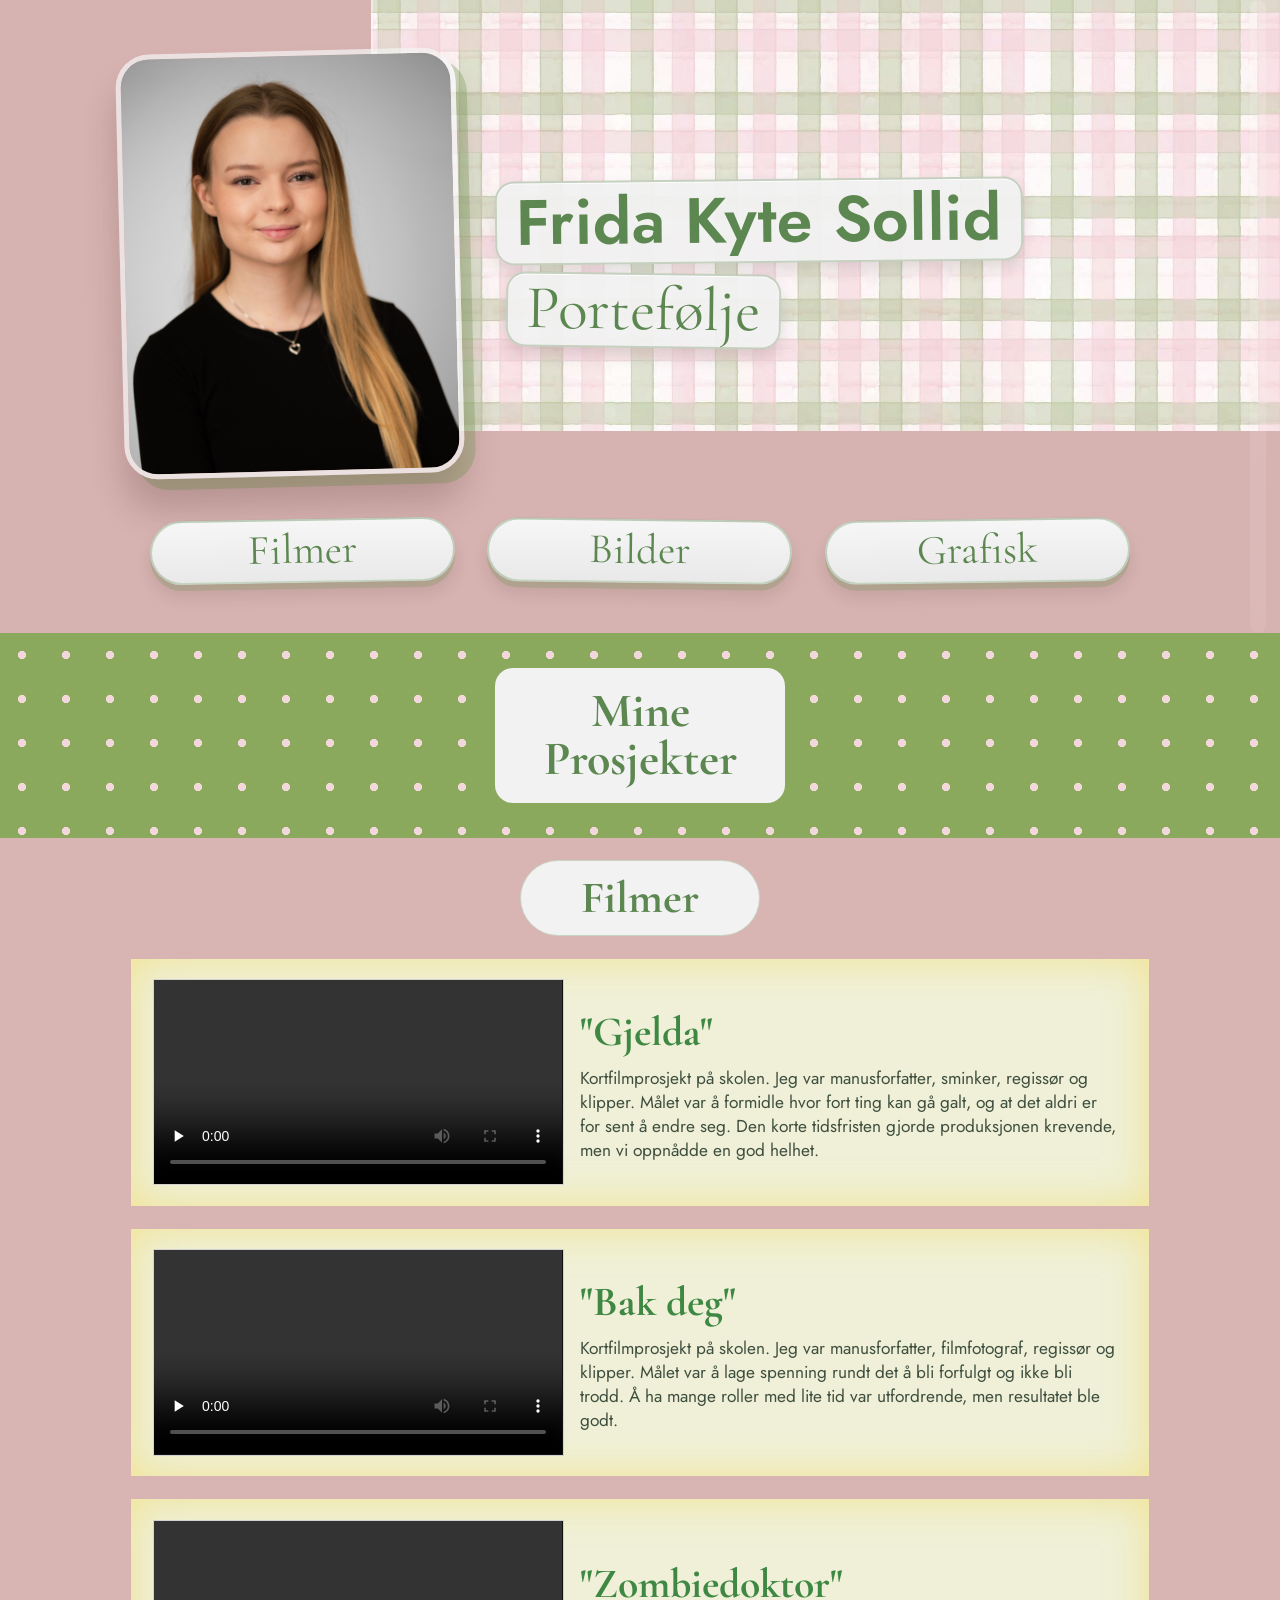
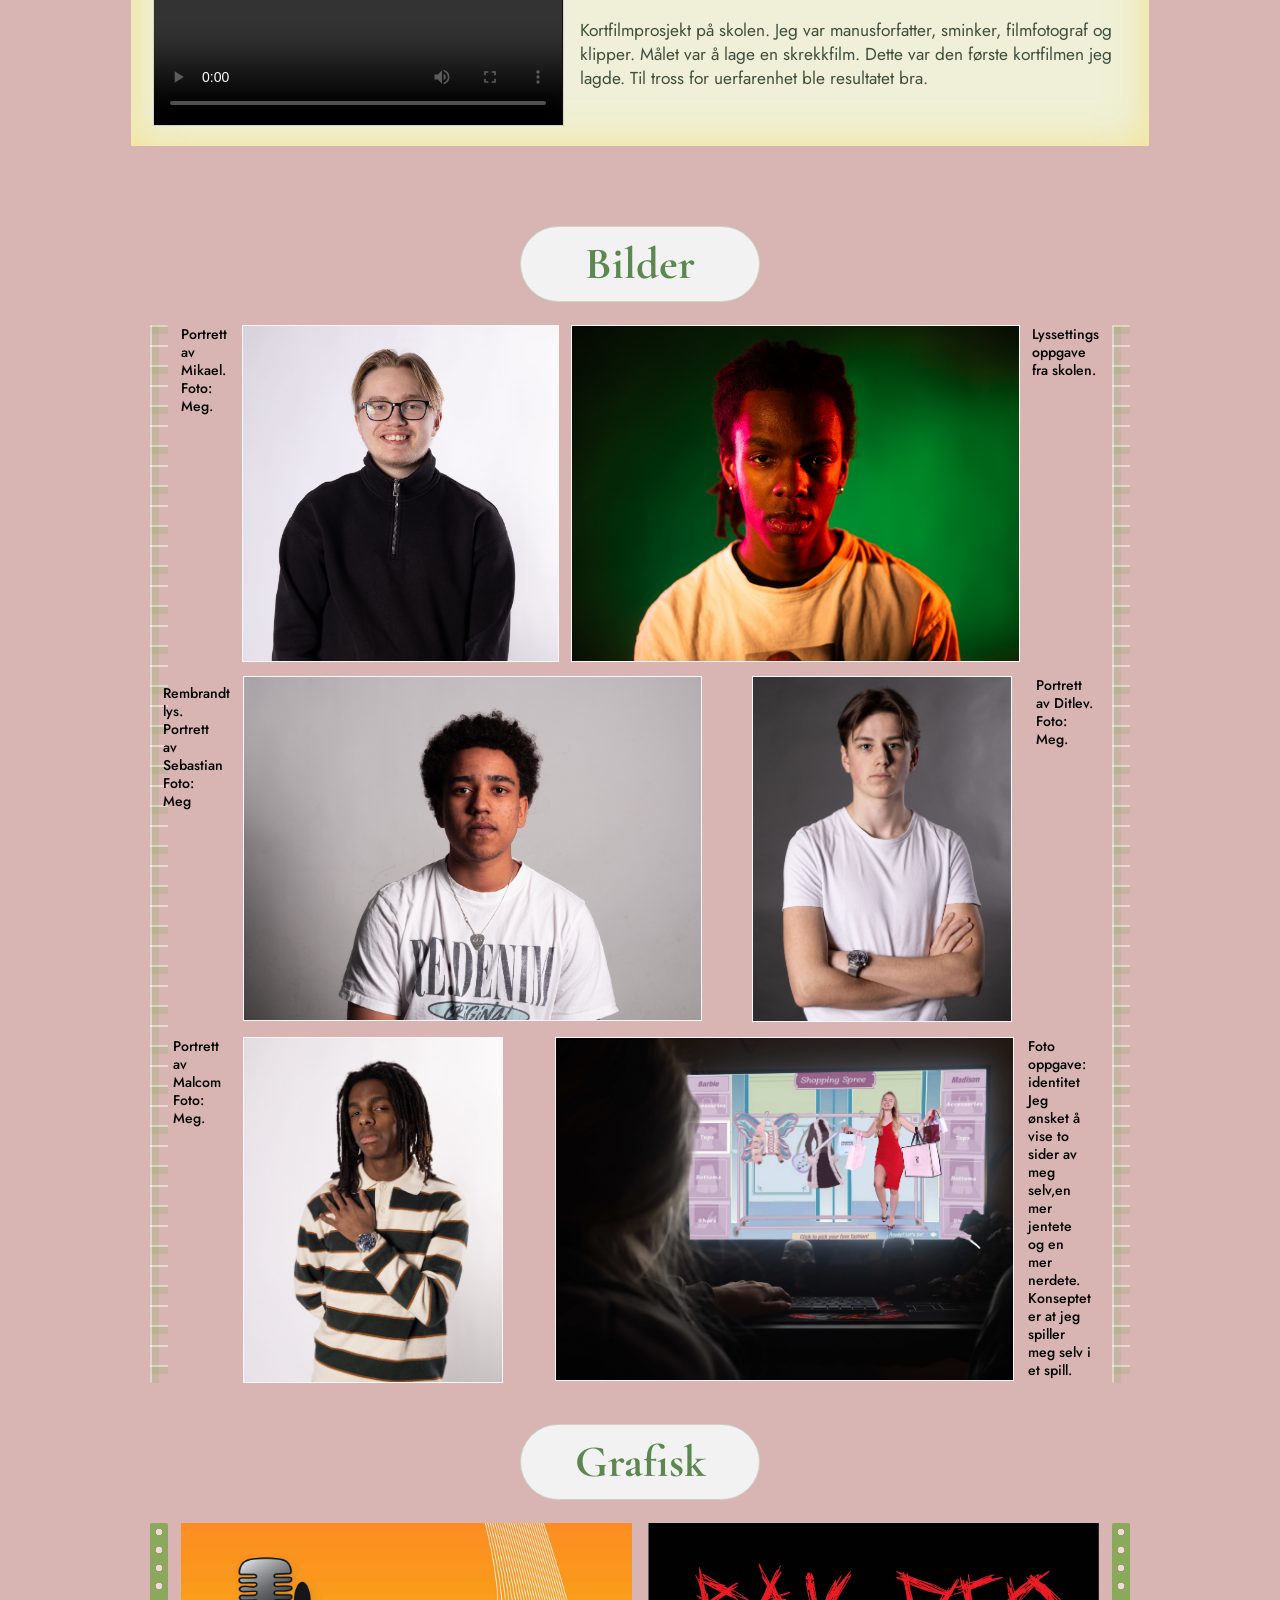
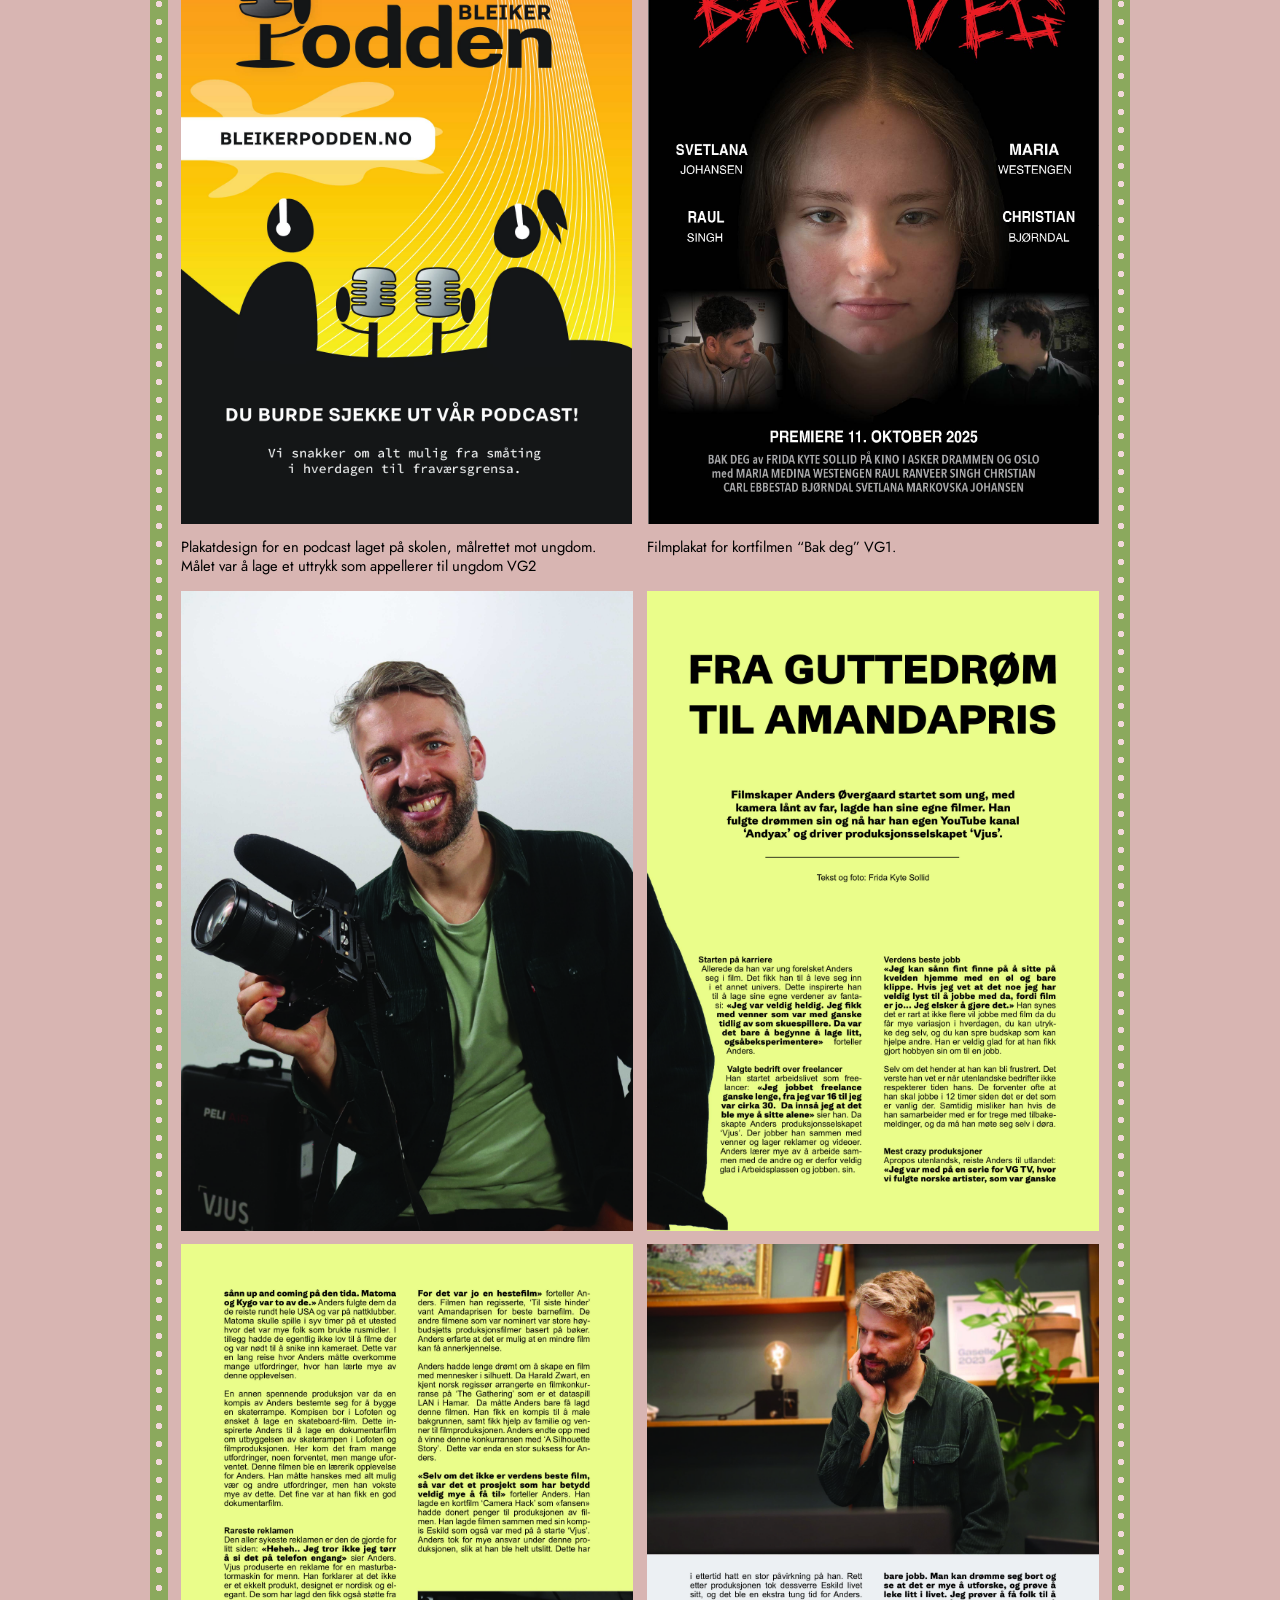
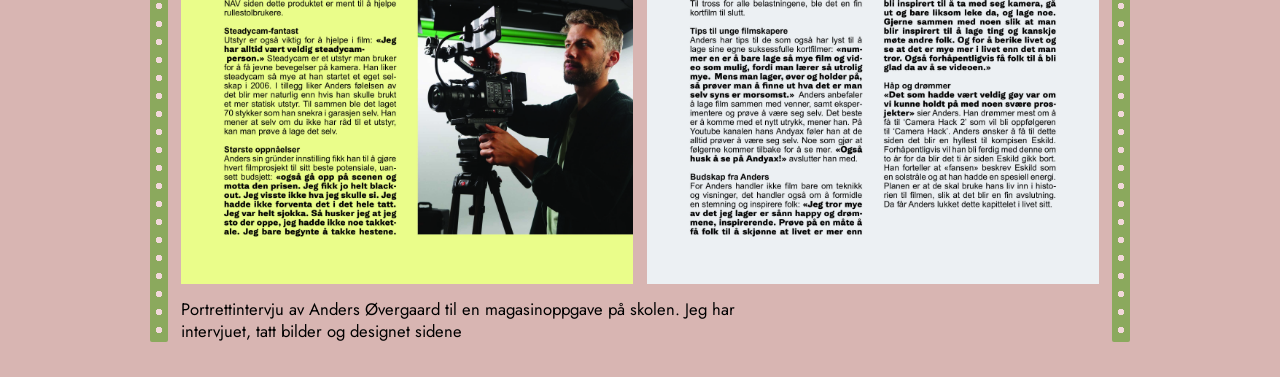
<file: index.html>
﻿<!DOCTYPE html>
<html lang="no">
<head>
    <meta charset="UTF-8">
    <meta name="viewport" content="width=device-width, initial-scale=1.0">
    <title>Frida Kyte Sollid | Portefølje</title>
    <link rel="preconnect" href="https://fonts.googleapis.com">
    <link rel="preconnect" href="https://fonts.gstatic.com" crossorigin>
    <link href="https://fonts.googleapis.com/css2?family=Cormorant+Garamond:wght@500;600;700&family=Jost:wght@400;500;600&display=swap" rel="stylesheet">
    <link rel="stylesheet" href="./style/style.css?v=2026-02-28-15">
</head>
<body>
    <header class="hero" id="top">
        <div class="hero-inner">
            <img src="bilder/FridaCVBILDE_3.jpg" alt="Portrett av Frida" class="hero-photo">
            <div class="hero-title-wrap">
                <h1>Frida Kyte Sollid</h1>
                <p>Portefølje</p>
            </div>
        </div>

        <nav class="pill-nav" aria-label="Navigasjon">
            <a href="#filmer">Filmer</a>
            <a href="#bilder">Bilder</a>
            <a href="#grafisk">Grafisk</a>
        </nav>
    </header>

    <section class="projects-banner">
        <h2>Mine Prosjekter</h2>
    </section>

    <main>
        <section id="filmer" class="section films">
            <h2 class="section-pill">Filmer</h2>

            <article class="film-card">
                <div class="media media-video">
                    <video controls preload="none" aria-label="Film Gjelda">
                        <source src="https://media.githubusercontent.com/media/RaulSingh1/Fridaportfolje/main/filmer/gjelda.mp4" type="video/mp4">
                        Nettleseren støtter ikke videoavspilling.
                    </video>
                </div>
                <div class="film-text">
                    <h3>"Gjelda"</h3>
                    <p>
                        Kortfilmprosjekt på skolen.
                        Jeg var manusforfatter, sminker, regissør og klipper.
                        Målet var å formidle hvor fort ting kan gå galt, og at det aldri er for sent å endre seg.
                        Den korte tidsfristen gjorde produksjonen krevende, men vi oppnådde en god helhet.
                    </p>
                </div>
            </article>

            <article class="film-card">
                <div class="media media-video">
                    <video controls preload="none" aria-label="Film Bak deg">
                        <source src="https://media.githubusercontent.com/media/RaulSingh1/Fridaportfolje/main/filmer/BakDeg.mp4" type="video/mp4">
                        Nettleseren støtter ikke videoavspilling.
                    </video>
                </div>
                <div class="film-text">
                    <h3>"Bak deg"</h3>
                    <p>
                        Kortfilmprosjekt på skolen.
                        Jeg var manusforfatter, filmfotograf, regissør og klipper.
                        Målet var å lage spenning rundt det å bli forfulgt og ikke bli trodd.
                        Å ha mange roller med lite tid var utfordrende, men resultatet ble godt.
                    </p>
                </div>
            </article>

            <article class="film-card">
                <div class="media media-video">
                    <video controls preload="metadata" aria-label="Film Zombiedoktor">
                        <source src="https://media.githubusercontent.com/media/RaulSingh1/Fridaportfolje/main/filmer/Zombiedoktor.mp4" type="video/mp4">
                        Nettleseren støtter ikke videoavspilling.
                    </video>
                </div>
                <div class="film-text">
                    <h3>"Zombiedoktor"</h3>
                    <p>
                        Kortfilmprosjekt på skolen.
                        Jeg var manusforfatter, sminker, filmfotograf og klipper.
                        Målet var å lage en skrekkfilm.
                        Dette var den første kortfilmen jeg lagde.
                        Til tross for uerfarenhet ble resultatet bra.
                    </p>
                </div>
            </article>
        </section>

        <section id="bilder" class="section photos">
            <h2 class="section-pill">Bilder</h2>
            <div class="photo-layout">
                <div class="edge-strip" aria-hidden="true"></div>

                <div class="photo-collage">
                    <div class="photo-row row-1">
                        <p class="photo-note">Portrett av Mikael.<br>Foto: Meg.</p>
                        <figure class="photo-frame portrait">
                            <img src="bilder/MkaelPortrett1_1.jpg" alt="Portrett av Mikael">
                        </figure>
                        <figure class="photo-frame landscape">
                            <img src="bilder/Malcomsistebilde.jpg" alt="Lyssatt portrett av Malcom">
                        </figure>
                        <p class="photo-note">Lyssettings
                            oppgave 
                            fra 
                            skolen.</p>
                    </div>

                    <div class="photo-row row-2">
                        <p class="photo-note photo-note-malcom">Rembrandt lys. Portrett av Sebastian Foto: Meg</p>
                        <figure class="photo-frame landscape">
                            <img src="bilder/Rembrandt2.jpg" alt="Rembrandt-lys portrett av Sebastian">
                        </figure>
                        <div class="row-space" aria-hidden="true"></div>
                        <figure class="photo-frame portrait">
                            <img src="bilder/DitlevPortrett1.jpg" alt="Portrett av Ditlev">
                        </figure>
                        <p class="photo-note">Portrett av Ditlev.<br>Foto: Meg.</p>
                    </div>

                    <div class="photo-row row-3">
                        <p class="photo-note photo-note-row3-left">Portrett av Malcom<br>Foto: Meg.</p>
                        <figure class="photo-frame portrait">
                            <img src="bilder/MalcomPortrett1.jpg" alt="Portrett av Malcom i stripet genser">
                        </figure>
                        <figure class="photo-frame landscape">
                            <img src="bilder/identitet-Gjenopprettet.jpg" alt="Foto av skjerm med grafisk prosjekt">
                        </figure>
                        <p class="photo-note">Foto oppgave: identitet Jeg ønsket å vise to sider av meg selv,en mer jentete og en mer nerdete. Konseptet er at jeg spiller meg selv i et spill.</p>
                    </div>
                </div>

                <div class="edge-strip" aria-hidden="true"></div>
            </div>
        </section>

        <section id="grafisk" class="section graphics">
            <h2 class="section-pill">Grafisk</h2>

            <div class="graphics-layout">
                <div class="graphic-strip" aria-hidden="true"></div>

                <div class="graphics-content">
                    <div class="graphic-posters">
                        <figure class="graphic-card">
                            <img src="bilder/GrafiskBleikerpodden.jpg" alt="Plakatdesign for Bleikerpodden">
                        </figure>
                        <figure class="graphic-card">
                            <img src="bilder/bakdegfilmplakat 2.jpg" class="bakdeg-poster" alt="Filmplakat for Bak deg">
                        </figure>
                    </div>
                    <div class="graphic-captions">
                        <p>Plakatdesign for en podcast laget på skolen, målrettet mot ungdom.
                         Målet var å lage et uttrykk som appellerer til ungdom VG2</p>
                        <p>Filmplakat for kortfilmen “Bak deg” VG1.</p>
                    </div>

                    <div class="graphic-spread" aria-label="Magasinoppslag">
                        <figure class="graphic-card">
                            <img src="bilder/b7278333-b36d-4a58-82a5-6533978aea83-1.jpg" alt="Portrett med kamera fra intervjuoppslag">
                        </figure>
                        <figure class="graphic-card">
                            <img src="bilder/b7278333-b36d-4a58-82a5-6533978aea83-2.jpg" alt="Forside av intervjuoppslag">
                        </figure>
                        <figure class="graphic-card">
                            <img src="bilder/b7278333-b36d-4a58-82a5-6533978aea83-3.jpg" alt="Intervjutekst med bilde">
                        </figure>
                        <figure class="graphic-card">
                            <img src="bilder/b7278333-b36d-4a58-82a5-6533978aea83-4.jpg" alt="Avslutning av intervjuoppslag">
                        </figure>
                    </div>
                    <p class="spread-caption">
                        Portrettintervju av Anders Øvergaard til en magasinoppgave på skolen.
                        Jeg har intervjuet, tatt bilder og designet sidene
                    </p>
                </div>

                <div class="graphic-strip" aria-hidden="true"></div>
            </div>
        </section>
    </main>
</body>
</html>
</file>
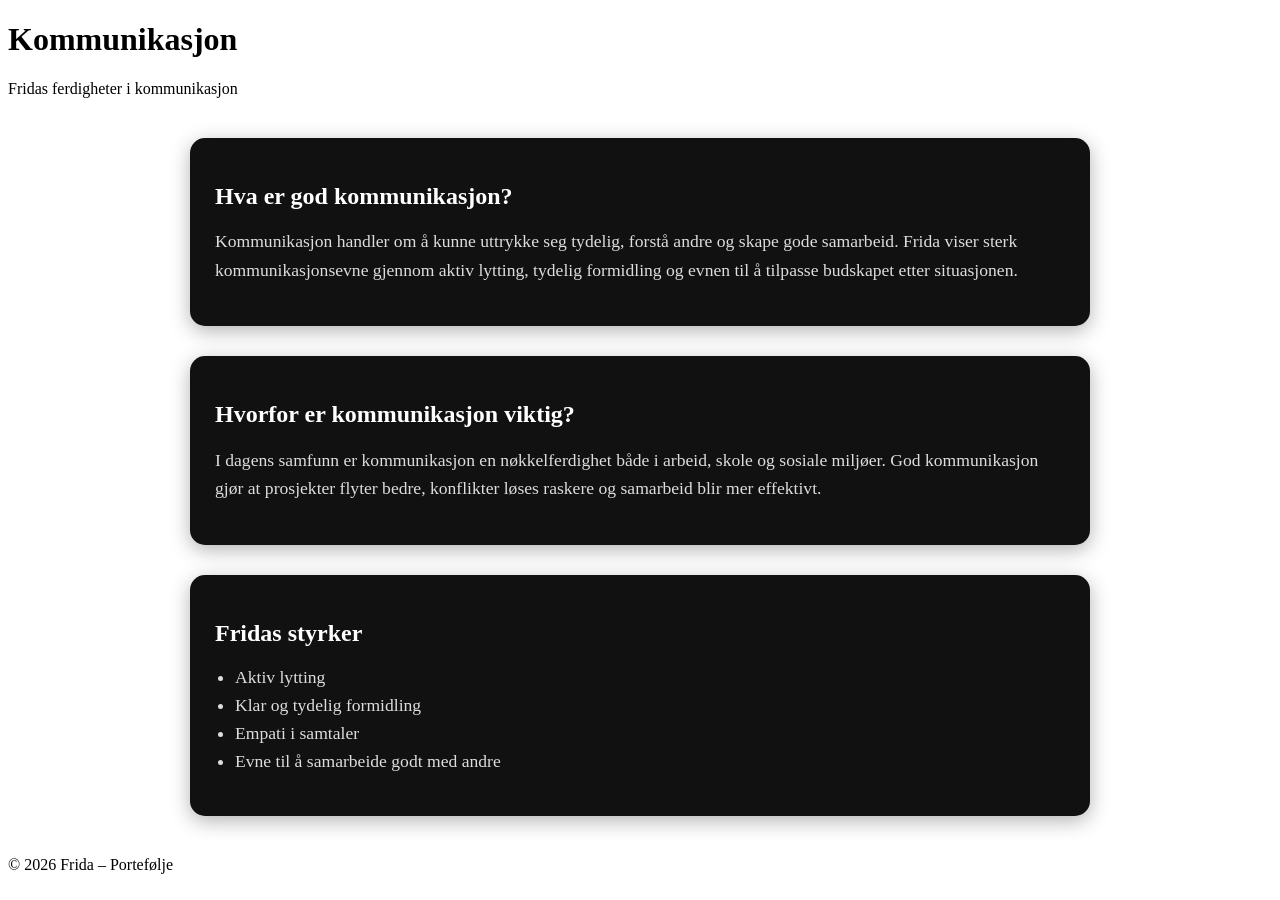
<file: kommunikasjon.html>
<!DOCTYPE html>
<html lang="no">
<head>
    <meta charset="UTF-8">
    <meta name="viewport" content="width=device-width, initial-scale=1.0">
    <title>Frida – Kommunikasjon</title>
    <link rel="stylesheet" href="./css/style.css">
</head>
<body>

    <header>
        <h1>Kommunikasjon</h1>
        <p>Fridas ferdigheter i kommunikasjon</p>
    </header>

    <section class="content">
        <div class="text-box">
            <h2>Hva er god kommunikasjon?</h2>
            <p>
                Kommunikasjon handler om å kunne uttrykke seg tydelig, forstå andre og skape gode samarbeid.
                Frida viser sterk kommunikasjonsevne gjennom aktiv lytting, tydelig formidling og evnen til
                å tilpasse budskapet etter situasjonen.
            </p>
        </div>

        <div class="text-box">
            <h2>Hvorfor er kommunikasjon viktig?</h2>
            <p>
                I dagens samfunn er kommunikasjon en nøkkelferdighet både i arbeid, skole og sosiale miljøer.
                God kommunikasjon gjør at prosjekter flyter bedre, konflikter løses raskere og samarbeid blir
                mer effektivt.
            </p>
        </div>

        <div class="text-box">
            <h2>Fridas styrker</h2>
            <ul>
                <li>Aktiv lytting</li>
                <li>Klar og tydelig formidling</li>
                <li>Empati i samtaler</li>
                <li>Evne til å samarbeide godt med andre</li>
            </ul>
        </div>
    </section>

    <footer>
        <p>© 2026 Frida – Portefølje</p>
    </footer>

</body>
</html>
</file>
<file: style/style.css>
﻿:root {
    --pink: #d8b5b2;
    --green: #8ba95d;
    --text-green: #5d8751;
    --cream: #eff0d7;
    --soft-white: #f2f2f2;
}

* {
    margin: 0;
    padding: 0;
    box-sizing: border-box;
}

html {
    scroll-behavior: smooth;
    -webkit-text-size-adjust: 100%;
    text-size-adjust: 100%;
}

body {
    font-family: "Jost", sans-serif;
    background: var(--pink);
    color: #496b43;
    line-height: 1.4;
    overflow-x: hidden;
}

img,
video {
    max-width: 100%;
    height: auto;
}

.hero {
    position: relative;
    isolation: isolate;
    overflow: hidden;
    padding: clamp(2rem, 5vw, 3.2rem) 1rem clamp(2.2rem, 5vw, 3.1rem);
    background: #d6b2b0;
}

.hero::before {
    content: "";
    position: absolute;
    inset: 0 0 32% 29%;
    background: url("../bilder/greenndpink2.jpg") center / 420px auto repeat;
    box-shadow: inset 2px 0 0 rgba(255, 255, 255, 0.36);
    z-index: -1;
}

.hero::after {
    content: "";
    position: absolute;
    top: 0;
    right: 14px;
    bottom: 0;
    width: 16px;
    border-radius: 10px;
    background: linear-gradient(
        180deg,
        rgba(255, 255, 255, 0.45),
        rgba(255, 255, 255, 0.18)
    );
    opacity: 0.45;
    z-index: -1;
}

.hero-inner {
    max-width: 1040px;
    margin: 0 auto;
    display: grid;
    grid-template-columns: minmax(160px, 340px) minmax(190px, 1fr);
    gap: clamp(1rem, 3vw, 2.2rem);
    align-items: center;
}

.hero-photo {
    width: min(100%, 340px);
    aspect-ratio: 4 / 5;
    border-radius: 2.1rem;
    justify-self: center;
    object-fit: cover;
    object-position: center 14%;
    border: 5px solid rgba(244, 244, 244, 0.72);
    box-shadow:
        0 30px 34px rgba(70, 39, 38, 0.22),
        11px 11px 0 rgba(127, 161, 96, 0.38);
    transform: rotate(-1.4deg);
}

.hero-title-wrap {
    display: flex;
    flex-direction: column;
    align-items: flex-start;
    gap: 0.62rem;
    max-width: 560px;
}

.hero-title-wrap h1,
.hero-title-wrap p {
    display: inline-block;
    width: fit-content;
    padding: 0.42rem 1.15rem 0.56rem;
    background: rgba(242, 242, 242, 0.94);
    color: var(--text-green);
    border: 2px solid rgba(112, 145, 98, 0.34);
    border-radius: 1.2rem;
    box-shadow:
        0 8px 16px rgba(66, 50, 49, 0.14),
        inset 0 1px 0 rgba(255, 255, 255, 0.85);
}

.hero-title-wrap h1 {
    font-family: "Jost", sans-serif;
    font-size: clamp(2.2rem, 5vw, 4.6rem);
    font-weight: 600;
    line-height: 1;
    letter-spacing: 0.01em;
    transform: rotate(-0.6deg);
}

.hero-title-wrap p {
    margin-left: 0.7rem;
    font-family: "Cormorant Garamond", serif;
    font-size: clamp(2.7rem, 4.8vw, 5.2rem);
    line-height: 0.9;
    transform: rotate(0.75deg);
}

.pill-nav {
    margin: clamp(1.8rem, 4vw, 2.7rem) auto 0;
    max-width: 1030px;
    width: min(100%, 980px);
    display: grid;
    grid-template-columns: repeat(3, minmax(0, 1fr));
    gap: clamp(0.8rem, 3vw, 2rem);
}

.pill-nav a {
    position: relative;
    min-width: 0;
    text-decoration: none;
    font-family: "Cormorant Garamond", serif;
    font-size: clamp(2rem, 3.3vw, 2.7rem);
    line-height: 1;
    text-align: center;
    color: var(--text-green);
    padding: 0.5rem 1.2rem 0.62rem;
    background: linear-gradient(180deg, #f6f6f6, #e9e9e9);
    border: 2px solid rgba(95, 136, 82, 0.32);
    border-radius: 999px;
    box-shadow:
        0 6px 0 rgba(117, 153, 87, 0.27),
        0 12px 16px rgba(58, 45, 45, 0.11);
    transition: transform 140ms ease, box-shadow 140ms ease, filter 140ms ease;
}

.pill-nav a:nth-child(1) {
    transform: rotate(-1deg);
}

.pill-nav a:nth-child(2) {
    transform: rotate(0.7deg);
}

.pill-nav a:nth-child(3) {
    transform: rotate(-0.8deg);
}

.pill-nav a:hover,
.pill-nav a:focus-visible {
    transform: translateY(-4px) scale(1.02);
    box-shadow:
        0 8px 0 rgba(117, 153, 87, 0.31),
        0 17px 20px rgba(58, 45, 45, 0.15);
    filter: saturate(1.08);
}

.section-pill {
    text-decoration: none;
    font-family: "Cormorant Garamond", serif;
    text-align: center;
    color: var(--text-green);
    background: var(--soft-white);
    border: 1px solid rgba(94, 135, 81, 0.28);
    border-radius: 999px;
    padding: 0.35rem 0.8rem;
}

.projects-banner {
    background-color: var(--green);
    background-image: radial-gradient(circle, #f2d8da 13%, transparent 14%);
    background-size: 44px 44px;
    padding: 2.2rem 1rem;
    text-align: center;
}

.projects-banner h2 {
    max-width: 290px;
    margin: 0 auto;
    background: var(--soft-white);
    color: var(--text-green);
    border-radius: 18px;
    padding: 1.2rem 1rem;
    font-family: "Cormorant Garamond", serif;
    font-size: clamp(2rem, 8vw, 3rem);
    line-height: 1;
}

main {
    max-width: 1050px;
    margin: 0 auto;
}

.section {
    padding: 1.4rem 1rem 2.2rem;
}

.section-pill {
    width: min(240px, 78vw);
    margin: 0 auto 1.4rem;
    font-size: clamp(2rem, 7vw, 2.8rem);
}

.film-card {
    background: var(--cream);
    margin: 1.4rem 0;
    padding: 1.2rem;
    display: grid;
    grid-template-columns: 1fr;
    gap: 1rem;
    align-items: center;
    box-shadow: inset 0 0 40px rgba(243, 215, 83, 0.52);
}

.media {
    background: #ececec;
    color: var(--text-green);
    min-height: 160px;
    border: 1px solid #d2d2d2;
    display: grid;
    place-items: center;
    font-family: "Cormorant Garamond", serif;
    font-size: 2rem;
}

.media-video {
    padding: 0;
    min-height: 0;
    background: #111;
}

.media-video video {
    display: block;
    width: 100%;
    height: auto;
    max-height: 260px;
}

.film-text h3 {
    font-family: "Cormorant Garamond", serif;
    color: #3f8843;
    font-size: clamp(1.9rem, 6vw, 2.6rem);
    margin-bottom: 0.3rem;
}

.film-text p {
    color: #3f4f3f;
    font-size: 1.08rem;
    max-width: 54ch;
}

.photos {
    background: var(--pink);
    padding-bottom: 2.6rem;
}

.photo-layout {
    max-width: 980px;
    margin: 0 auto;
    display: grid;
    grid-template-columns: 18px minmax(0, 1fr) 18px;
    gap: 0.8rem;
    align-items: stretch;
}

.edge-strip {
    border-radius: 2px;
    background-image:
        linear-gradient(rgba(255, 255, 255, 0.45) 2px, transparent 2px),
        linear-gradient(90deg, rgba(255, 255, 255, 0.45) 2px, transparent 2px),
        linear-gradient(rgba(138, 173, 98, 0.22) 9px, transparent 9px),
        linear-gradient(90deg, rgba(138, 173, 98, 0.22) 9px, transparent 9px);
    background-size: 20px 20px, 20px 20px, 40px 40px, 40px 40px;
}

.photo-collage {
    display: flex;
    flex-direction: column;
    gap: 0.9rem;
}

.photo-row {
    display: grid;
    align-items: start;
    gap: 0.75rem;
}

.row-1 {
    grid-template-columns: 0.16fr 1.02fr 1.45fr 0.2fr;
}

.row-2 {
    grid-template-columns:
        minmax(0, 0.16fr)
        minmax(0, 1.45fr)
        minmax(0, 0.12fr)
        minmax(0, 0.82fr)
        minmax(0, 0.2fr);
}

.row-2 > * {
    min-width: 0;
}

.row-2 .photo-frame {
    overflow: hidden;
}

.row-2 .photo-frame.portrait {
    transform: translateX(clamp(-12px, -1vw, -6px));
}

.row-3 {
    grid-template-columns:
        minmax(0, 0.16fr)
        minmax(0, 0.82fr)
        minmax(0, 0.12fr)
        minmax(0, 1.45fr)
        minmax(0, 0.2fr);
}

.row-3 > * {
    min-width: 0;
}

.row-3 > :nth-child(1) {
    grid-column: 1;
}

.row-3 > :nth-child(2) {
    grid-column: 2;
}

.row-3 > :nth-child(3) {
    grid-column: 4;
}

.row-3 > :nth-child(4) {
    grid-column: 5;
    transform: translateX(clamp(-8px, -0.7vw, -4px));
}

.row-3 .photo-frame.landscape {
    transform: translateX(clamp(-10px, -0.9vw, -5px));
}

.row-space {
    min-height: 1px;
}

.photo-note {
    align-self: start;
    font-size: clamp(0.64rem, 1.1vw, 0.98rem);
    line-height: 1.28;
    font-weight: 500;
    color: #000000;
}

.row-2 .photo-note-malcom {
    margin-top: clamp(0.3rem, 0.6vw, 0.45rem);
    padding-right: clamp(0.2rem, 0.5vw, 0.45rem);
    transform: translateX(clamp(-18px, -1.5vw, -10px));
}

.row-3 .photo-note-row3-left {
    padding-right: clamp(0.55rem, 1vw, 0.9rem);
    transform: translateX(clamp(-8px, -0.8vw, -4px));
}

.photo-frame {
    margin: 0;
    background: #ececec;
    border: 1px solid rgba(255, 255, 255, 0.7);
}

.photo-frame img {
    width: 100%;
    height: 100%;
    object-fit: cover;
    display: block;
}

.photo-frame.portrait {
    aspect-ratio: 3 / 4;
}

.row-1 .photo-frame.portrait {
    aspect-ratio: 15 / 16;
}

.photo-frame.landscape {
    aspect-ratio: 4 / 3;
}

.photo-frame.portrait img {
    object-position: center top;
}

.graphics {
    background: var(--pink);
    padding-top: 0;
}

.graphics-layout {
    max-width: 980px;
    margin: 0 auto;
    display: grid;
    grid-template-columns: 18px minmax(0, 1fr) 18px;
    gap: 0.8rem;
}

.graphic-strip {
    border-radius: 2px;
    background-color: #8ba95d;
    background-image: radial-gradient(circle, #f2d8da 23%, transparent 25%);
    background-size: 18px 18px;
}

.graphics-content {
    display: flex;
    flex-direction: column;
    gap: 0.85rem;
}

.graphic-posters {
    display: grid;
    grid-template-columns: repeat(2, minmax(0, 1fr));
    gap: 1rem;
}

.graphic-card {
    margin: 0;
    background: #101010;
}

.graphic-card img {
    width: 100%;
    aspect-ratio: 3 / 4;
    object-fit: cover;
    display: block;
}

.bakdeg-poster {
    object-position: 68% 75%;
}

.graphic-captions {
    display: grid;
    grid-template-columns: repeat(2, minmax(0, 1fr));
    gap: 0.85rem;
}

.graphic-captions p {
    font-size: clamp(0.9rem, 1.15vw, 1.03rem);
    line-height: 1.33;
    color: #000000;
}

.graphic-spread {
    display: grid;
    grid-template-columns: repeat(2, minmax(0, 1fr));
    gap: 0.85rem;
}

.graphic-spread .graphic-card {
    background: #efefef;
}

.graphic-spread .graphic-card img {
    aspect-ratio: auto;
    height: auto;
    object-fit: contain;
}

.spread-caption {
    font-size: clamp(1rem, 1.3vw, 1.14rem);
    line-height: 1.33;
    color: #000000;
    max-width: 62ch;
}

@media (min-width: 680px) {
    .film-card {
        grid-template-columns: minmax(240px, 0.9fr) 1.2fr;
        padding: 1.3rem 1.4rem;
    }
}

@media (max-width: 900px) {
    .hero {
        padding: 1.7rem 0.75rem 1.8rem;
    }

    .hero::before {
        inset: 0 0 35% 24%;
        background-size: 320px auto;
    }

    .hero::after {
        right: 8px;
        width: 10px;
    }

    .hero-inner {
        grid-template-columns: minmax(150px, 260px) minmax(170px, 1fr);
        gap: 0.75rem;
    }

    .hero-photo {
        width: min(100%, 250px);
    }

    .hero-title-wrap h1,
    .hero-title-wrap p {
        transform: none;
    }

    .pill-nav a {
        font-size: clamp(1.35rem, 3.7vw, 2rem);
        padding-inline: 0.8rem;
    }

    .pill-nav a:nth-child(1),
    .pill-nav a:nth-child(2),
    .pill-nav a:nth-child(3) {
        transform: none;
    }

    .photo-layout,
    .graphics-layout {
        grid-template-columns: 12px minmax(0, 1fr) 12px;
        gap: 0.45rem;
    }

    .photo-row {
        gap: 0.45rem;
    }

    .photo-note {
        font-size: clamp(0.6rem, 1.9vw, 0.82rem);
    }

    .graphic-captions p {
        font-size: clamp(0.6rem, 1.9vw, 0.82rem);
    }

    .spread-caption {
        font-size: clamp(0.68rem, 2.2vw, 0.95rem);
    }
}

@media (max-width: 640px) {
    .section {
        padding: 1.1rem 0.55rem 2rem;
    }

    .hero {
        padding-top: 1.35rem;
    }

    .hero::before {
        inset: 0 0 36% 16%;
        background-size: 250px auto;
    }

    .hero-title-wrap h1 {
        font-size: clamp(1.45rem, 6.5vw, 2.3rem);
    }

    .hero-title-wrap p {
        font-size: clamp(1.95rem, 8vw, 3rem);
    }

    .pill-nav {
        gap: 0.55rem;
    }

    .pill-nav a {
        font-size: clamp(1.2rem, 5.3vw, 1.55rem);
        padding: 0.42rem 0.35rem 0.5rem;
    }

    .photo-layout,
    .graphics-layout {
        grid-template-columns: 8px minmax(0, 1fr) 8px;
    }

    .graphic-posters {
        gap: 0.55rem;
    }

    .graphic-captions {
        gap: 0.5rem;
    }

    .graphic-spread {
        gap: 0.5rem;
    }
}
</file>
<file: css/style.css>
/* GENERELL CONTENT-SIDE */
.content {
    max-width: 900px;
    margin: 40px auto;
    padding: 0 20px;

    display: flex;
    flex-direction: column;
    gap: 30px;
}

.text-box {
    background: #111;
    padding: 25px;
    border-radius: 15px;
    box-shadow: 0px 5px 20px rgba(0,0,0,0.3);
}

.text-box h2 {
    margin-bottom: 10px;
    color: #fff;
}

.text-box p, 
.text-box li {
    color: #ddd;
    font-size: 1.1rem;
    line-height: 1.6;
}

.text-box ul {
    padding-left: 20px;
}
</file>
